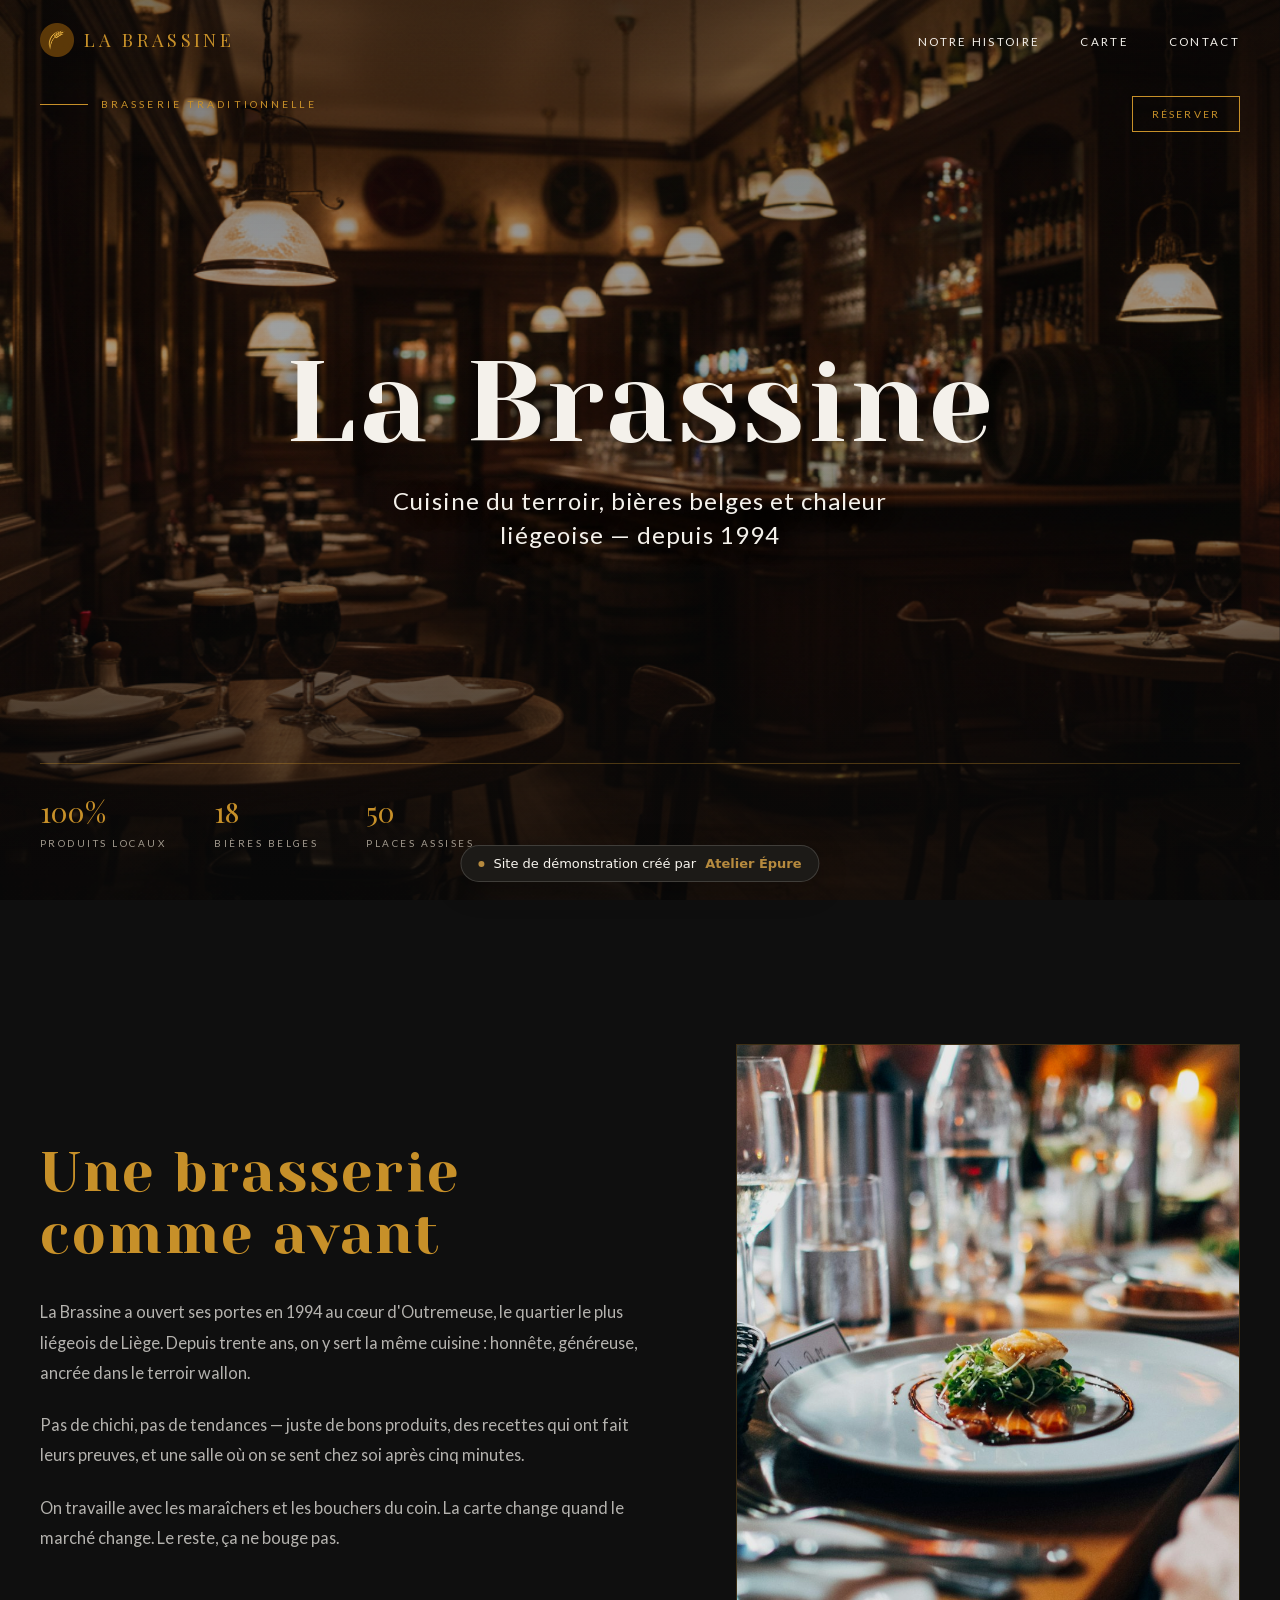
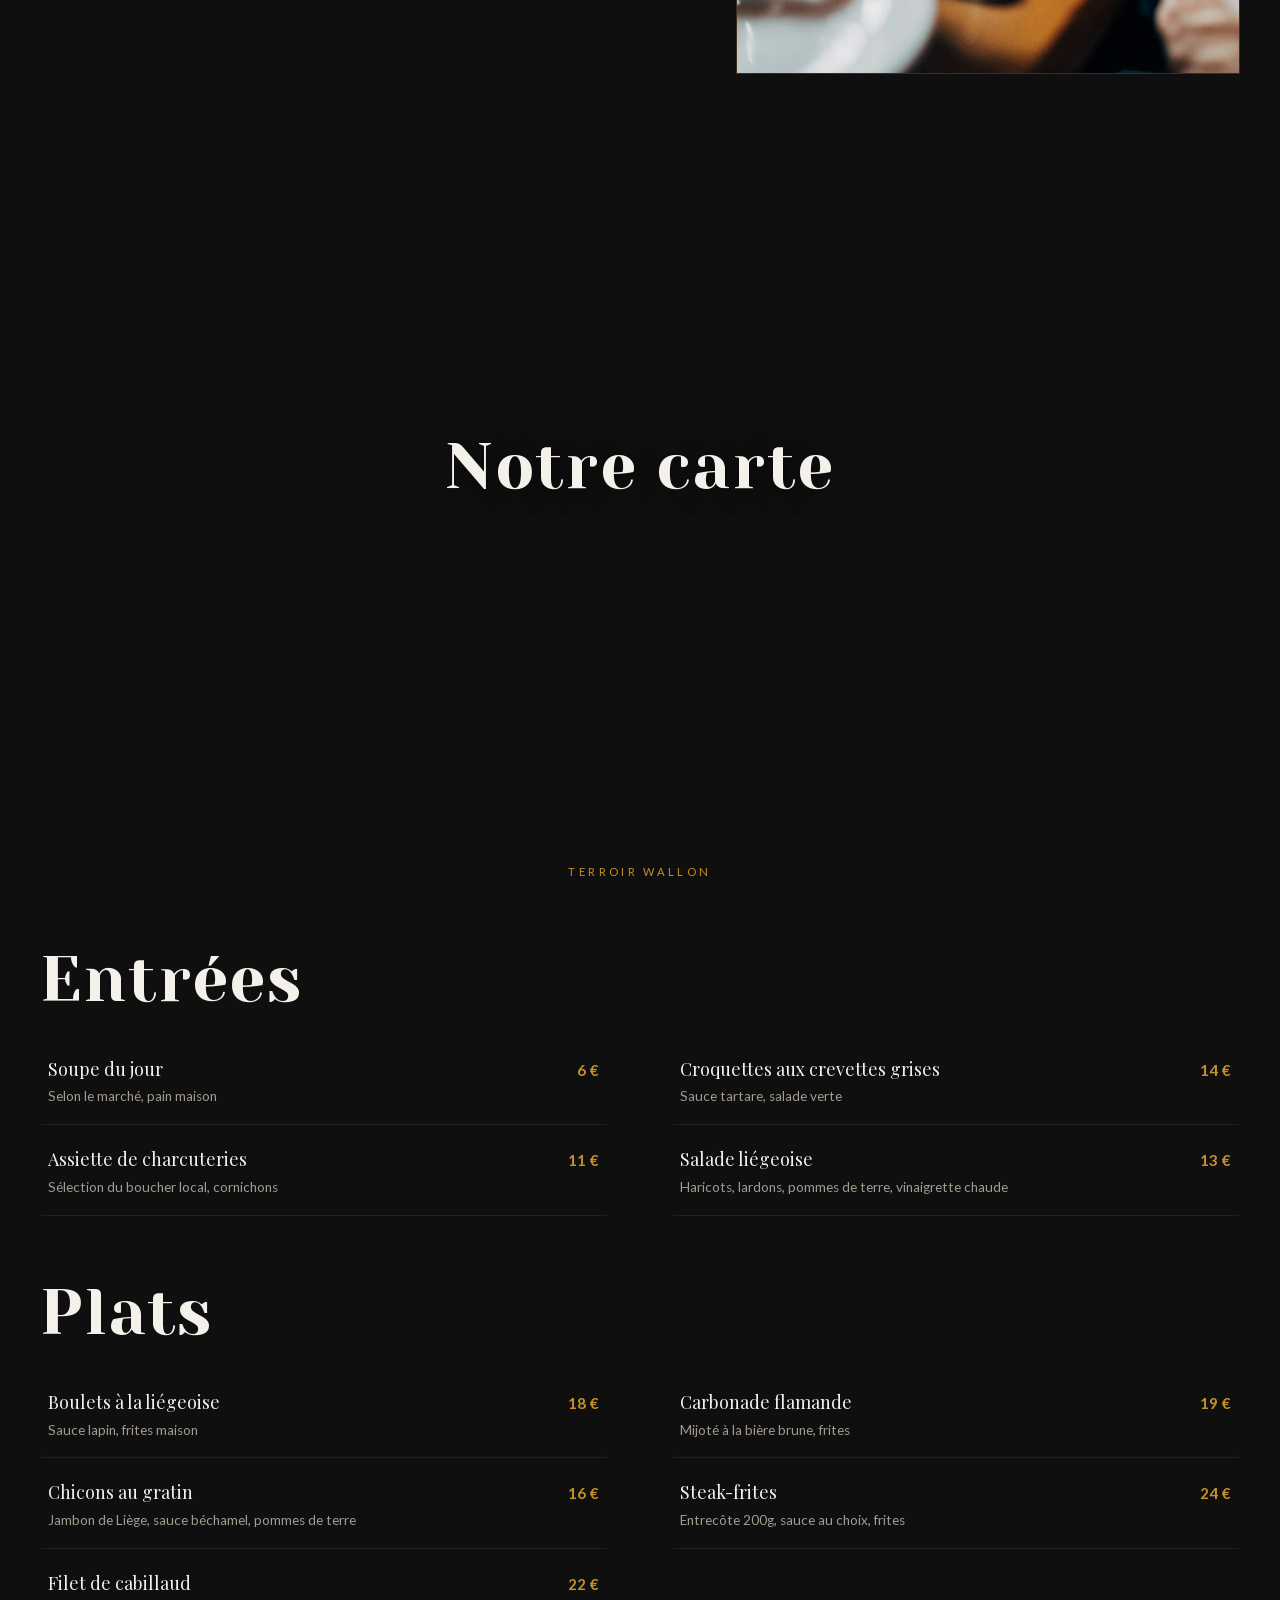
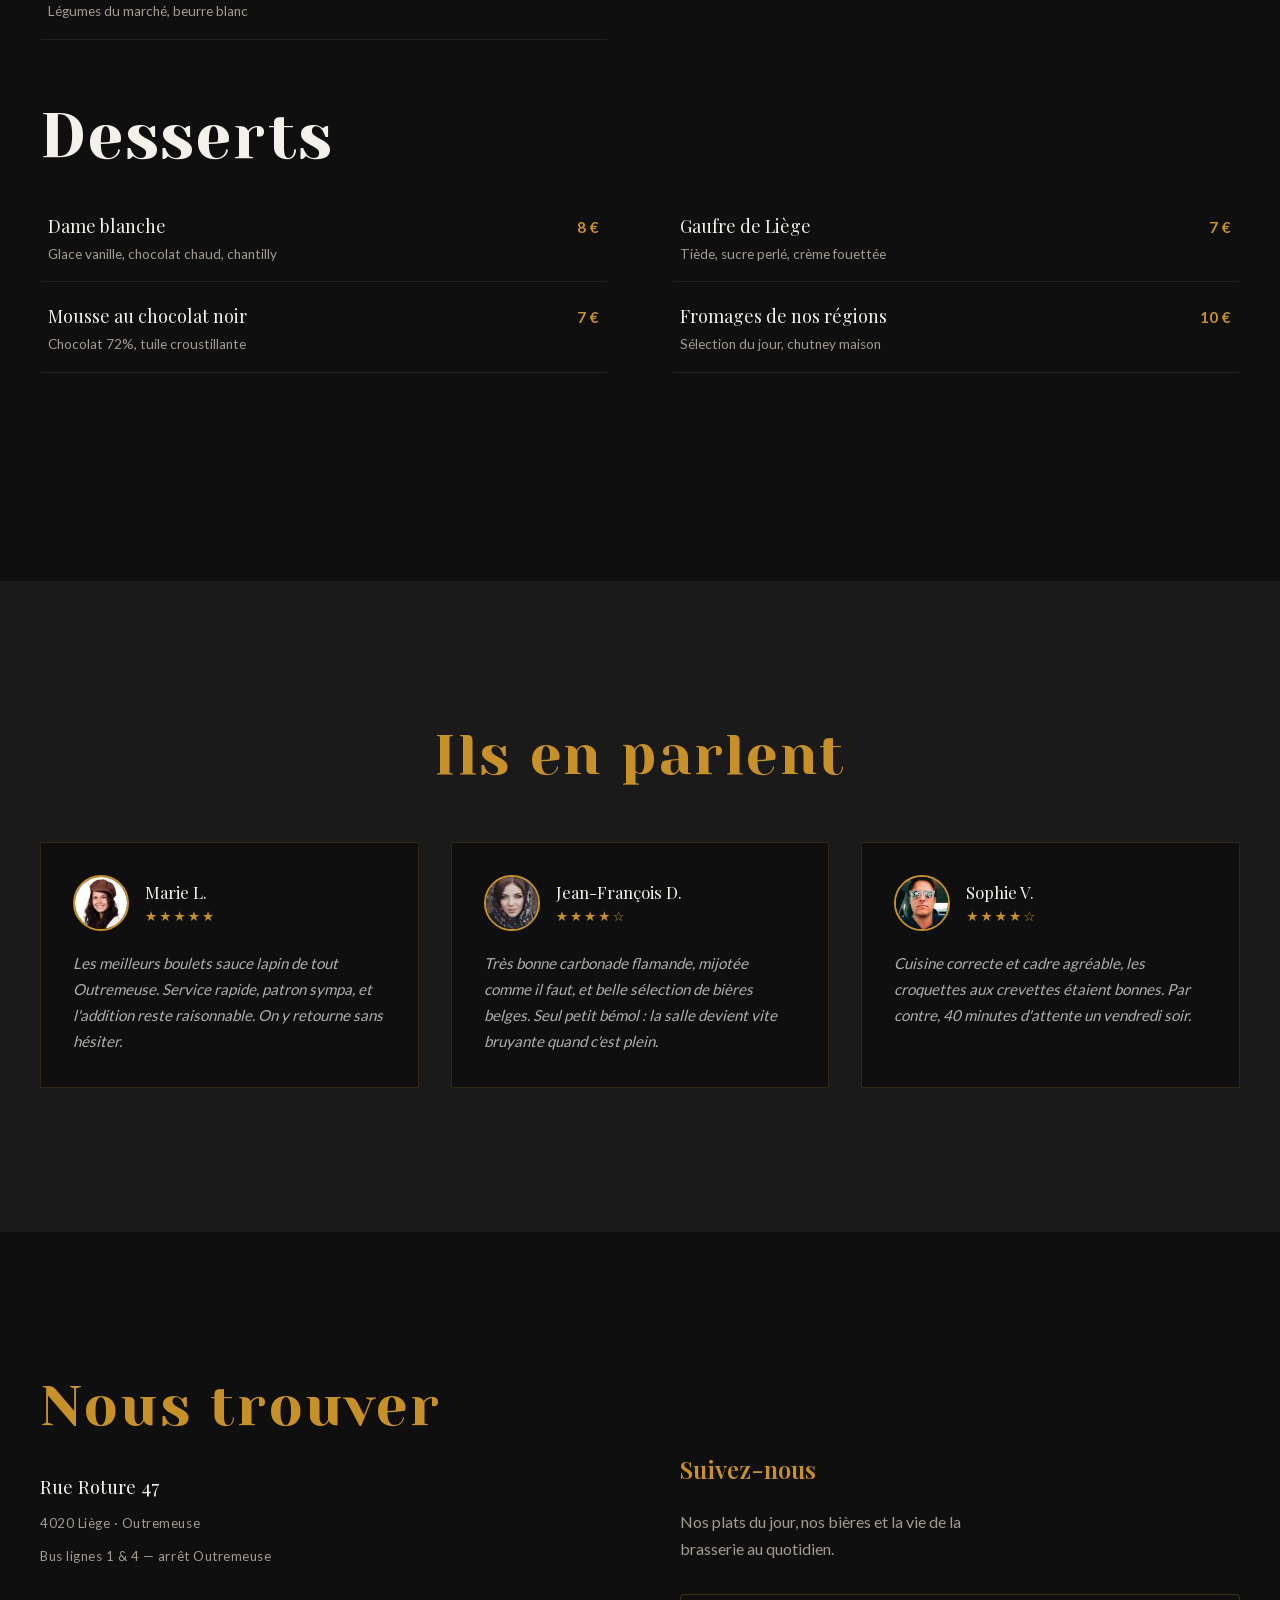
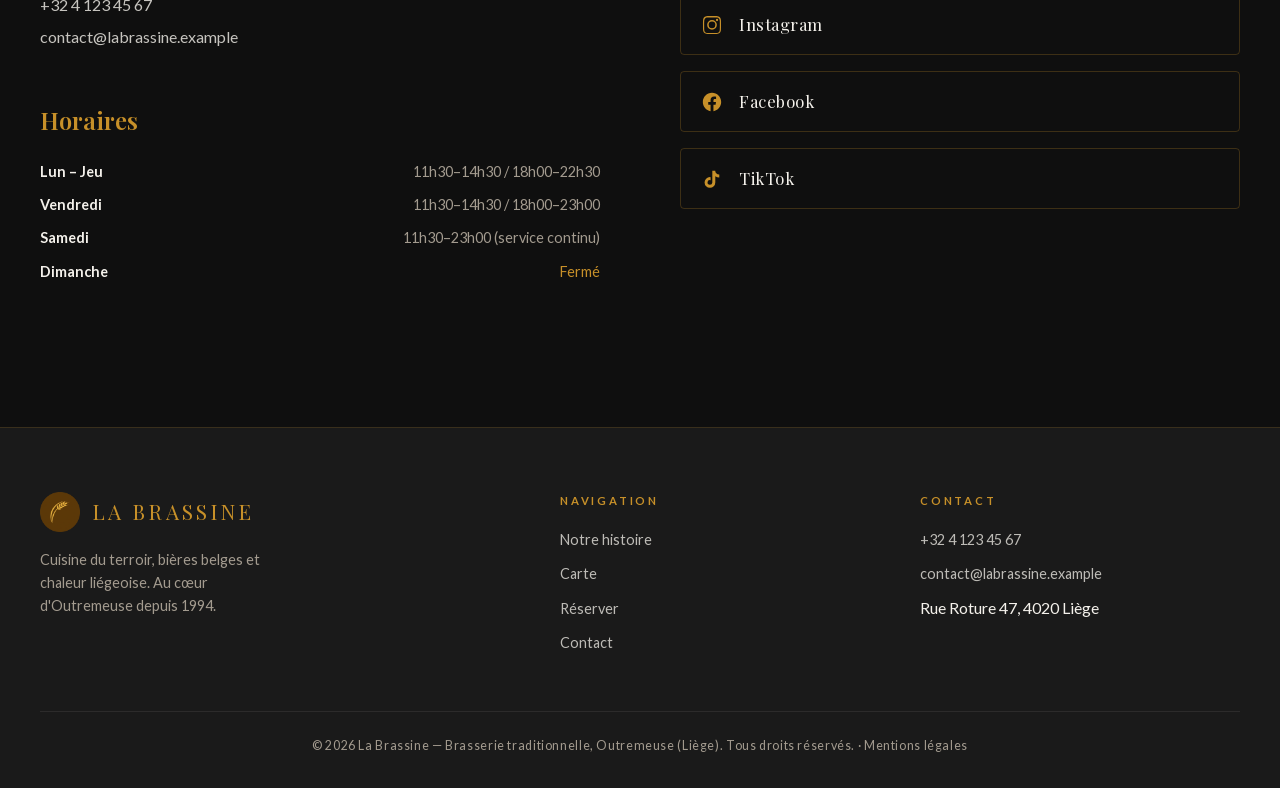
<file: index.html>
<!DOCTYPE html>
<html lang="fr">
<head>
  <meta charset="UTF-8">
  <meta name="viewport" content="width=device-width, initial-scale=1.0">
  <meta name="robots" content="noindex, follow"><!-- site de démonstration, restaurant fictif : ne pas indexer -->
  <title>La Brassine — Brasserie traditionnelle à Liège (Outremeuse)</title>
  <meta name="description" content="La Brassine, brasserie traditionnelle au cœur d'Outremeuse à Liège depuis 1994. Cuisine du terroir wallon, bières belges et chaleur liégeoise. Boulets sauce lapin, carbonade flamande, croquettes aux crevettes.">

  <!-- OpenGraph -->
  <meta property="og:title" content="La Brassine">
  <meta property="og:description" content="Cuisine du terroir, bières belges et chaleur liégeoise — depuis 1994. Brasserie traditionnelle à Outremeuse, Liège.">
  <meta property="og:image" content="assets/photos/hero-1.png">
  <meta property="og:type" content="website">
  <meta property="og:locale" content="fr_BE">

  <!-- Favicon -->
  <link rel="icon" type="image/png" href="assets/favicon.png?v=3">
  <link rel="apple-touch-icon" href="assets/favicon.png?v=3">

  <!-- Google Fonts -->
  <link rel="stylesheet" href="assets/fonts/fonts.css?v=1">

  <!-- Styles -->
  <link rel="stylesheet" href="styles.css?v=6">

  <!-- SEO de base (Essentiel) : title, meta description, OpenGraph, favicon.
       Pas de Schema.org / SEO local — réservé au tier Signature+. -->
</head>
<body>

  <!-- ============== NAV ============== -->
  <nav class="nav" id="nav">
    <a href="#" class="nav-logo">
      <img src="assets/photos/logo.png?v=2" alt="La Brassine">
      <span>LA BRASSINE</span>
    </a>
    <ul class="nav-links">
      <li><a href="#about">Notre histoire</a></li>
      <li><a href="#menu">Carte</a></li>
      <li><a href="#contact">Contact</a></li>
    </ul>
    <button class="nav-burger" id="burger" aria-label="Menu" aria-expanded="false">
      <span></span><span></span><span></span>
    </button>
  </nav>

  <div class="mobile-menu" id="mobileMenu">
    <a href="#about">Notre histoire</a>
    <a href="#menu">Carte</a>
    <a href="#contact">Contact</a>
    <a href="#contact">Réserver</a>
  </div>

  <!-- ============== HERO ============== -->
  <header class="hero">
    <div class="hero-slides" id="heroSlides">
      <div class="hero-slide active" style="background-image:url('assets/photos/hero-1.png')"></div>
      <div class="hero-slide" style="background-image:url('assets/photos/hero-2.jpg')"></div>
      <div class="hero-slide" style="background-image:url('assets/photos/hero-3.jpg?v=2')"></div>
    </div>
    <div class="hero-overlay"></div>
    <div class="hero-inner">
      <div class="hero-top">
        <span class="hero-tag">Brasserie traditionnelle</span>
        <a href="#contact" class="hero-reserve">Réserver</a>
      </div>
      <div class="hero-center">
        <h1 class="hero-title">La Brassine</h1>
        <p class="hero-subtitle">Cuisine du terroir, bières belges et chaleur liégeoise — depuis 1994</p>
      </div>
      <div class="hero-stats">
        <div class="hero-stat">
          <span class="num counter" data-target="100" data-suffix="%">100%</span>
          <span class="lbl">Produits locaux</span>
        </div>
        <div class="hero-stat">
          <span class="num counter" data-target="18">18</span>
          <span class="lbl">Bières belges</span>
        </div>
        <div class="hero-stat">
          <span class="num counter" data-target="50">50</span>
          <span class="lbl">Places assises</span>
        </div>
      </div>
    </div>
  </header>

  <!-- ============== À PROPOS ============== -->
  <section id="about" class="section about">
    <div class="container">
      <div class="about-grid">
        <div class="about-text">
          <h2 class="section-title reveal-words">Une brasserie comme avant</h2>
          <p data-fade>La Brassine a ouvert ses portes en 1994 au cœur d'Outremeuse, le quartier le plus liégeois de Liège. Depuis trente ans, on y sert la même cuisine : honnête, généreuse, ancrée dans le terroir wallon.</p>
          <p data-fade>Pas de chichi, pas de tendances — juste de bons produits, des recettes qui ont fait leurs preuves, et une salle où on se sent chez soi après cinq minutes.</p>
          <p data-fade>On travaille avec les maraîchers et les bouchers du coin. La carte change quand le marché change. Le reste, ça ne bouge pas.</p>
        </div>
        <div class="about-img" data-fade>
          <img src="assets/photos/hero-2.jpg" alt="Salle de La Brassine" loading="lazy">
        </div>
      </div>
    </div>
  </section>

  <!-- ============== BANDE VISUELLE ============== -->
  <section class="band">
    <h2 class="romano-title">Notre carte</h2>
  </section>

  <!-- ============== MENU ============== -->
  <section id="menu" class="section menu">
    <div class="container">
      <div class="menu-head">
        <span class="eyebrow">Terroir wallon</span>
      </div>

      <div class="menu-group">
        <h3 class="romano-title menu-group__title">Entrées</h3>
        <div class="menu-list">
          <div class="menu-item"><div class="menu-item__main"><div class="menu-item__name">Soupe du jour</div><div class="menu-item__desc">Selon le marché, pain maison</div></div><div class="menu-item__price">6 €</div></div>
          <div class="menu-item"><div class="menu-item__main"><div class="menu-item__name">Croquettes aux crevettes grises</div><div class="menu-item__desc">Sauce tartare, salade verte</div></div><div class="menu-item__price">14 €</div></div>
          <div class="menu-item"><div class="menu-item__main"><div class="menu-item__name">Assiette de charcuteries</div><div class="menu-item__desc">Sélection du boucher local, cornichons</div></div><div class="menu-item__price">11 €</div></div>
          <div class="menu-item"><div class="menu-item__main"><div class="menu-item__name">Salade liégeoise</div><div class="menu-item__desc">Haricots, lardons, pommes de terre, vinaigrette chaude</div></div><div class="menu-item__price">13 €</div></div>
        </div>
      </div>

      <div class="menu-group">
        <h3 class="romano-title menu-group__title">Plats</h3>
        <div class="menu-list">
          <div class="menu-item"><div class="menu-item__main"><div class="menu-item__name">Boulets à la liégeoise</div><div class="menu-item__desc">Sauce lapin, frites maison</div></div><div class="menu-item__price">18 €</div></div>
          <div class="menu-item"><div class="menu-item__main"><div class="menu-item__name">Carbonade flamande</div><div class="menu-item__desc">Mijoté à la bière brune, frites</div></div><div class="menu-item__price">19 €</div></div>
          <div class="menu-item"><div class="menu-item__main"><div class="menu-item__name">Chicons au gratin</div><div class="menu-item__desc">Jambon de Liège, sauce béchamel, pommes de terre</div></div><div class="menu-item__price">16 €</div></div>
          <div class="menu-item"><div class="menu-item__main"><div class="menu-item__name">Steak-frites</div><div class="menu-item__desc">Entrecôte 200g, sauce au choix, frites</div></div><div class="menu-item__price">24 €</div></div>
          <div class="menu-item"><div class="menu-item__main"><div class="menu-item__name">Filet de cabillaud</div><div class="menu-item__desc">Légumes du marché, beurre blanc</div></div><div class="menu-item__price">22 €</div></div>
        </div>
      </div>

      <div class="menu-group">
        <h3 class="romano-title menu-group__title">Desserts</h3>
        <div class="menu-list">
          <div class="menu-item"><div class="menu-item__main"><div class="menu-item__name">Dame blanche</div><div class="menu-item__desc">Glace vanille, chocolat chaud, chantilly</div></div><div class="menu-item__price">8 €</div></div>
          <div class="menu-item"><div class="menu-item__main"><div class="menu-item__name">Gaufre de Liège</div><div class="menu-item__desc">Tiède, sucre perlé, crème fouettée</div></div><div class="menu-item__price">7 €</div></div>
          <div class="menu-item"><div class="menu-item__main"><div class="menu-item__name">Mousse au chocolat noir</div><div class="menu-item__desc">Chocolat 72%, tuile croustillante</div></div><div class="menu-item__price">7 €</div></div>
          <div class="menu-item"><div class="menu-item__main"><div class="menu-item__name">Fromages de nos régions</div><div class="menu-item__desc">Sélection du jour, chutney maison</div></div><div class="menu-item__price">10 €</div></div>
        </div>
      </div>
    </div>
  </section>

  <!-- ============== AVIS ============== -->
  <section class="section reviews">
    <div class="container">
      <div class="reviews-head">
        <h2 class="section-title reveal-words">Ils en parlent</h2>
      </div>
      <div class="reviews-grid">
        <div class="review" data-fade>
          <div class="review__head">
            <img class="review__avatar" src="assets/photos/avatar-1.jpg" alt="Marie L." loading="lazy">
            <div>
              <div class="review__name">Marie L.</div>
              <div class="review__stars">★★★★★</div>
            </div>
          </div>
          <p class="review__text">Les meilleurs boulets sauce lapin de tout Outremeuse. Service rapide, patron sympa, et l'addition reste raisonnable. On y retourne sans hésiter.</p>
        </div>
        <div class="review" data-fade>
          <div class="review__head">
            <img class="review__avatar" src="assets/photos/avatar-2.jpg" alt="Jean-François D." loading="lazy">
            <div>
              <div class="review__name">Jean-François D.</div>
              <div class="review__stars">★★★★☆</div>
            </div>
          </div>
          <p class="review__text">Très bonne carbonade flamande, mijotée comme il faut, et belle sélection de bières belges. Seul petit bémol : la salle devient vite bruyante quand c'est plein.</p>
        </div>
        <div class="review" data-fade>
          <div class="review__head">
            <img class="review__avatar" src="assets/photos/avatar-3.jpg" alt="Sophie V." loading="lazy">
            <div>
              <div class="review__name">Sophie V.</div>
              <div class="review__stars">★★★★☆</div>
            </div>
          </div>
          <p class="review__text">Cuisine correcte et cadre agréable, les croquettes aux crevettes étaient bonnes. Par contre, 40 minutes d'attente un vendredi soir.</p>
        </div>
      </div>
    </div>
  </section>

  <!-- ============== CONTACT + HORAIRES ============== -->
  <section id="contact" class="section contact">
    <div class="container">
      <div class="contact-grid">
        <div>
          <h2 class="section-title reveal-words">Nous trouver</h2>
          <div class="contact-block">
            <address>
              <div class="addr-strong">Rue Roture 47</div>
              <div class="addr-sub">4020 Liège · Outremeuse</div>
              <div class="addr-sub" style="margin-top:.4rem">Bus lignes 1 &amp; 4 — arrêt Outremeuse</div>
              <p style="margin-top:1.25rem">
                <a href="tel:+3241234567">+32 4 123 45 67</a><br>
                <a href="mailto:contact@labrassine.example">contact@labrassine.example</a>
              </p>
            </address>
          </div>
          <div class="contact-block">
            <h3>Horaires</h3>
            <dl class="horaires">
              <dt>Lun – Jeu</dt><dd>11h30–14h30 / 18h00–22h30</dd>
              <dt>Vendredi</dt><dd>11h30–14h30 / 18h00–23h00</dd>
              <dt>Samedi</dt><dd>11h30–23h00 (service continu)</dd>
              <dt>Dimanche</dt><dd class="closed">Fermé</dd>
            </dl>
          </div>
        </div>
        <div class="contact-social" data-fade>
          <h3>Suivez-nous</h3>
          <p>Nos plats du jour, nos bières et la vie de la brasserie au quotidien.</p>
          <div class="social-links">
            <a href="https://instagram.com/labrassine.liege" target="_blank" rel="noopener" class="social-link" aria-label="Instagram">
              <svg viewBox="0 0 24 24" width="22" height="22" aria-hidden="true" fill="currentColor">
                <path d="M12 2.16c3.2 0 3.58.01 4.85.07 1.17.05 1.8.25 2.23.41.56.22.96.48 1.38.9.42.42.68.82.9 1.38.16.42.36 1.06.41 2.23.06 1.27.07 1.65.07 4.85s-.01 3.58-.07 4.85c-.05 1.17-.25 1.8-.41 2.23a3.7 3.7 0 0 1-.9 1.38c-.42.42-.82.68-1.38.9-.42.16-1.06.36-2.23.41-1.27.06-1.65.07-4.85.07s-3.58-.01-4.85-.07c-1.17-.05-1.8-.25-2.23-.41a3.7 3.7 0 0 1-1.38-.9 3.7 3.7 0 0 1-.9-1.38c-.16-.42-.36-1.06-.41-2.23C2.17 15.58 2.16 15.2 2.16 12s.01-3.58.07-4.85c.05-1.17.25-1.8.41-2.23.22-.56.48-.96.9-1.38.42-.42.82-.68 1.38-.9.42-.16 1.06-.36 2.23-.41C8.42 2.17 8.8 2.16 12 2.16Zm0 1.62c-3.15 0-3.5.01-4.74.07-.89.04-1.37.19-1.69.31-.42.17-.73.36-1.05.68-.32.32-.51.63-.68 1.05-.12.32-.27.8-.31 1.69-.06 1.24-.07 1.59-.07 4.74s.01 3.5.07 4.74c.04.89.19 1.37.31 1.69.17.42.36.73.68 1.05.32.32.63.51 1.05.68.32.12.8.27 1.69.31 1.24.06 1.59.07 4.74.07s3.5-.01 4.74-.07c.89-.04 1.37-.19 1.69-.31.42-.17.73-.36 1.05-.68.32-.32.51-.63.68-1.05.12-.32.27-.8.31-1.69.06-1.24.07-1.59.07-4.74s-.01-3.5-.07-4.74c-.04-.89-.19-1.37-.31-1.69a2.8 2.8 0 0 0-.68-1.05 2.8 2.8 0 0 0-1.05-.68c-.32-.12-.8-.27-1.69-.31-1.24-.06-1.59-.07-4.74-.07Zm0 2.76a5.3 5.3 0 1 1 0 10.6 5.3 5.3 0 0 1 0-10.6Zm0 1.62a3.68 3.68 0 1 0 0 7.36 3.68 3.68 0 0 0 0-7.36Zm5.5-2.86a1.24 1.24 0 1 1 0 2.48 1.24 1.24 0 0 1 0-2.48Z"/>
              </svg>
              <span>Instagram</span>
            </a>
            <a href="https://facebook.com/labrassine.liege" target="_blank" rel="noopener" class="social-link" aria-label="Facebook">
              <svg viewBox="0 0 24 24" width="22" height="22" aria-hidden="true" fill="currentColor">
                <path d="M22 12.06C22 6.5 17.52 2 12 2S2 6.5 2 12.06c0 5.02 3.66 9.18 8.44 9.94v-7.03H7.9v-2.91h2.54V9.85c0-2.52 1.49-3.91 3.78-3.91 1.1 0 2.24.2 2.24.2v2.47h-1.26c-1.24 0-1.63.78-1.63 1.57v1.88h2.78l-.44 2.91h-2.34V22c4.78-.76 8.43-4.92 8.43-9.94Z"/>
              </svg>
              <span>Facebook</span>
            </a>
            <a href="https://tiktok.com/@labrassine.liege" target="_blank" rel="noopener" class="social-link" aria-label="TikTok">
              <svg viewBox="0 0 24 24" width="22" height="22" aria-hidden="true" fill="currentColor">
                <path d="M16.6 5.82a4.28 4.28 0 0 1-1.06-2.82h-3.2v12.84a2.59 2.59 0 0 1-2.59 2.5 2.59 2.59 0 1 1 .7-5.08v-3.27a5.8 5.8 0 0 0-.7-.04 5.85 5.85 0 1 0 5.85 5.85V9.01a7.46 7.46 0 0 0 4.36 1.4V7.2a4.28 4.28 0 0 1-3.36-1.38Z"/>
              </svg>
              <span>TikTok</span>
            </a>
          </div>
        </div>
      </div>
    </div>
  </section>

  <!-- ============== FOOTER ============== -->
  <footer class="footer">
    <div class="container">
      <div class="footer-grid">
        <div>
          <div class="footer-brand">
            <img src="assets/photos/logo.png?v=2" alt="La Brassine">
            <span>LA BRASSINE</span>
          </div>
          <p>Cuisine du terroir, bières belges et chaleur liégeoise. Au cœur d'Outremeuse depuis 1994.</p>
        </div>
        <div>
          <h4>Navigation</h4>
          <ul>
            <li><a href="#about">Notre histoire</a></li>
            <li><a href="#menu">Carte</a></li>
            <li><a href="#contact">Réserver</a></li>
            <li><a href="#contact">Contact</a></li>
          </ul>
        </div>
        <div>
          <h4>Contact</h4>
          <ul>
            <li><a href="tel:+3241234567">+32 4 123 45 67</a></li>
            <li><a href="mailto:contact@labrassine.example">contact@labrassine.example</a></li>
            <li>Rue Roture 47, 4020 Liège</li>
          </ul>
        </div>
      </div>
      <div class="footer-bottom">
        © <span id="year"></span> La Brassine — Brasserie traditionnelle, Outremeuse (Liège). Tous droits réservés. · <a href="mentions-legales.html">Mentions légales</a>
      </div>
    </div>
  </footer>

  <script src="script.js?v=2"></script>

<!-- Bandeau demonstration — Atelier Epure -->
<style>
.ae-demo-badge{position:fixed;left:50%;bottom:18px;transform:translateX(-50%);z-index:2147483000;
display:inline-flex;align-items:center;gap:9px;
background:#1C1A17;color:#F7F4EE;text-decoration:none;
font-family:-apple-system,BlinkMacSystemFont,"Segoe UI",system-ui,sans-serif;
font-size:13px;line-height:1;white-space:nowrap;
padding:11px 17px;border-radius:999px;
box-shadow:0 8px 28px rgba(0,0,0,.28);border:1px solid rgba(247,244,238,.16);
transition:transform .2s ease,box-shadow .2s ease}
.ae-demo-badge:hover{transform:translateX(-50%) translateY(-2px);box-shadow:0 12px 34px rgba(0,0,0,.34)}
.ae-demo-badge strong{color:#B68A3E;font-weight:600}
.ae-demo-badge .ae-demo-dot{width:6px;height:6px;border-radius:50%;background:#B68A3E;flex:0 0 auto}
@media (max-width:520px){.ae-demo-badge{font-size:12px;padding:9px 14px;bottom:12px}}
</style>
<a class="ae-demo-badge" href="https://atelierepure.be/" target="_blank" rel="noopener" aria-label="Site de démonstration créé par Atelier Épure">
  <span class="ae-demo-dot" aria-hidden="true"></span>Site de démonstration créé par <strong>Atelier&nbsp;Épure</strong>
</a>

</body>
</html>
</file>
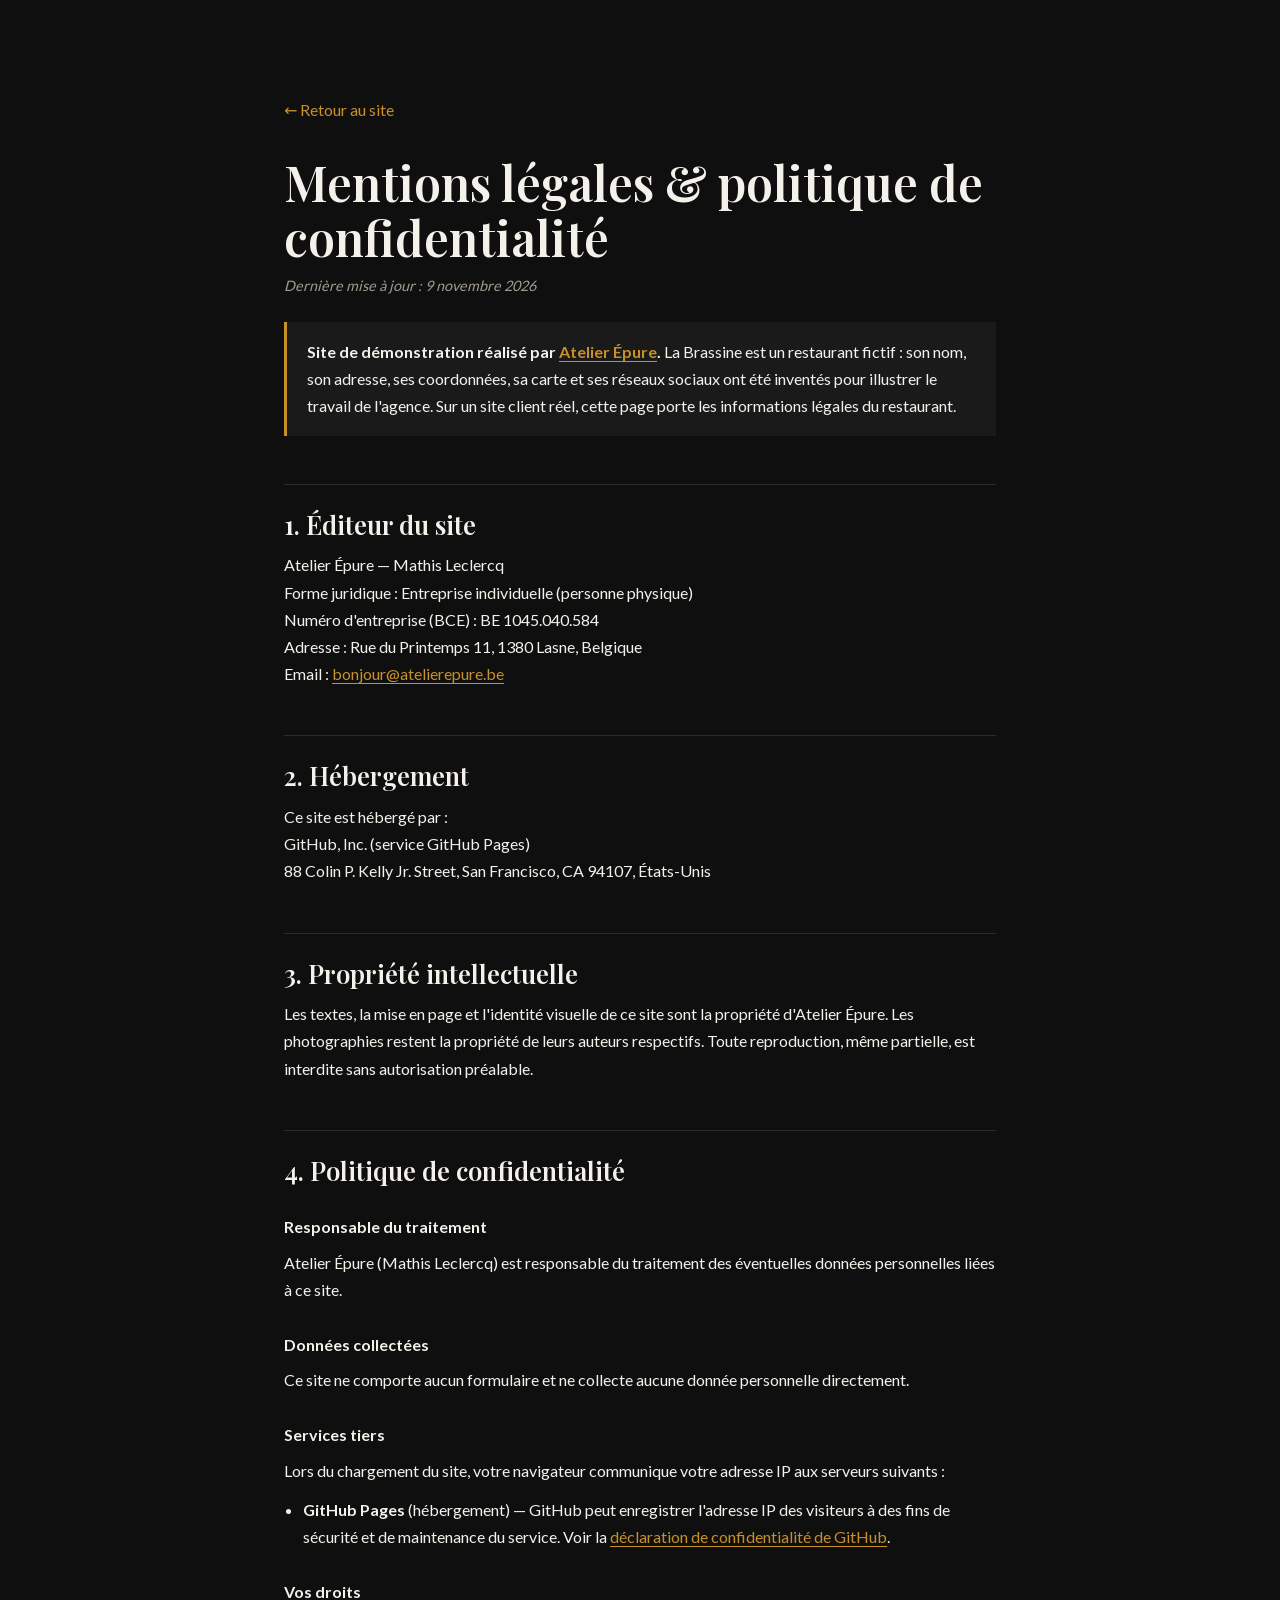
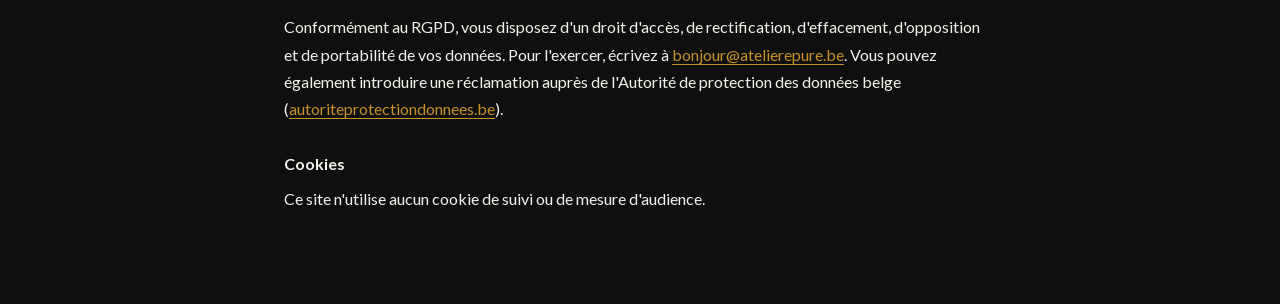
<file: mentions-legales.html>
<!DOCTYPE html>
<html lang="fr">
<head>
  <meta charset="UTF-8">
  <meta name="viewport" content="width=device-width, initial-scale=1.0">
  <title>Mentions légales & confidentialité — La Brassine</title>
  <meta name="description" content="Mentions légales et politique de confidentialité du site de démonstration La Brassine, réalisé par Atelier Épure.">
  <meta name="robots" content="noindex, follow">

  <link rel="icon" type="image/png" href="assets/favicon.png?v=3">
  <link rel="stylesheet" href="assets/fonts/fonts.css?v=1">
  <link rel="stylesheet" href="styles.css?v=6">

  <style>
    /* Page légale : texte long, pas de mise en page hero — sobre par design, reprend les tokens du site */
    body { background: var(--background); color: var(--foreground); }
    .legal-page { max-width: 760px; margin: 0 auto; padding: 96px 24px 80px; line-height: 1.7; font-family: var(--font-body); }
    .legal-page a { color: var(--primary); text-decoration: underline; text-underline-offset: 3px; }
    .legal-page .retour { display: inline-block; margin-bottom: 32px; text-decoration: none; }
    .legal-page h1 { font-family: var(--font-display); font-size: clamp(2rem, 5vw, 3rem); line-height: 1.15; margin: 0 0 8px; }
    .legal-page h2 { font-family: var(--font-display); font-size: 1.6rem; line-height: 1.2; margin: 48px 0 12px; padding-top: 24px; border-top: 1px solid hsl(36 30% 94% / .12); }
    .legal-page h3 { font-family: var(--font-body); font-size: 1rem; font-weight: 600; margin: 28px 0 8px; }
    .legal-page p, .legal-page li { margin: 0 0 12px; }
    .legal-page ul { padding-left: 1.2em; list-style: disc; }
    .legal-page .maj { color: var(--muted-foreground); font-size: .9rem; }
    .legal-page .demo-note { background: var(--card); border-left: 3px solid var(--primary); padding: 16px 20px; margin: 24px 0 8px; }
  </style>
</head>
<body>

  <main class="legal-page">
    <a href="index.html" class="retour">&larr; Retour au site</a>

    <h1>Mentions légales & politique de confidentialité</h1>
    <p class="maj"><em>Dernière mise à jour : 9 novembre 2026</em></p>

    <p class="demo-note">
      <strong>Site de démonstration réalisé par <a href="https://atelierepure.be/">Atelier Épure</a>.</strong>
      La Brassine est un restaurant fictif : son nom, son adresse, ses coordonnées, sa carte et ses réseaux sociaux ont été
      inventés pour illustrer le travail de l'agence. Sur un site client réel, cette page porte les informations légales
      du restaurant.
    </p>

    <h2>1. Éditeur du site</h2>
    <p>
      Atelier Épure — Mathis Leclercq<br>
      Forme juridique : Entreprise individuelle (personne physique)<br>
      Numéro d'entreprise (BCE) : BE 1045.040.584<br>
      Adresse : Rue du Printemps 11, 1380 Lasne, Belgique<br>
      Email : <a href="mailto:bonjour@atelierepure.be">bonjour@atelierepure.be</a>
    </p>

    <h2>2. Hébergement</h2>
    <p>
      Ce site est hébergé par :<br>
      GitHub, Inc. (service GitHub Pages)<br>
      88 Colin P. Kelly Jr. Street, San Francisco, CA 94107, États-Unis
    </p>

    <h2>3. Propriété intellectuelle</h2>
    <p>
      Les textes, la mise en page et l'identité visuelle de ce site sont la propriété d'Atelier Épure. Les photographies
      restent la propriété de leurs auteurs respectifs. Toute reproduction, même partielle, est interdite sans
      autorisation préalable.
    </p>

    <h2>4. Politique de confidentialité</h2>

    <h3>Responsable du traitement</h3>
    <p>Atelier Épure (Mathis Leclercq) est responsable du traitement des éventuelles données personnelles liées à ce site.</p>

    <h3>Données collectées</h3>
    <p>Ce site ne comporte aucun formulaire et ne collecte aucune donnée personnelle directement.</p>
    

    <h3>Services tiers</h3>
    <p>Lors du chargement du site, votre navigateur communique votre adresse IP aux serveurs suivants :</p>
    <ul>
      <li><strong>GitHub Pages</strong> (hébergement) — GitHub peut enregistrer l'adresse IP des visiteurs à des fins de sécurité et de maintenance du service. Voir la <a href="https://docs.github.com/fr/site-policy/privacy-policies/github-general-privacy-statement" target="_blank" rel="noopener">déclaration de confidentialité de GitHub</a>.</li>
    </ul>

    <h3>Vos droits</h3>
    <p>
      Conformément au RGPD, vous disposez d'un droit d'accès, de rectification, d'effacement, d'opposition et de
      portabilité de vos données. Pour l'exercer, écrivez à <a href="mailto:bonjour@atelierepure.be">bonjour@atelierepure.be</a>.
      Vous pouvez également introduire une réclamation auprès de l'Autorité de protection des données belge
      (<a href="https://www.autoriteprotectiondonnees.be" target="_blank" rel="noopener">autoriteprotectiondonnees.be</a>).
    </p>

    <h3>Cookies</h3>
    <p>Ce site n'utilise aucun cookie de suivi ou de mesure d'audience.</p>
  </main>

</body>
</html>
</file>
<file: assets/fonts/fonts.css>
/* Polices auto-hébergées — générées par resto-site-builder/scripts/self-host-fonts.py */
@font-face {
  font-family: 'Lato';
  font-style: normal;
  font-weight: 400;
  font-display: swap;
  src: url('lato-400-latin-ext.woff2') format('woff2');
  unicode-range: U+0100-02BA, U+02BD-02C5, U+02C7-02CC, U+02CE-02D7, U+02DD-02FF, U+0304, U+0308, U+0329, U+1D00-1DBF, U+1E00-1E9F, U+1EF2-1EFF, U+2020, U+20A0-20AB, U+20AD-20C0, U+2113, U+2C60-2C7F, U+A720-A7FF;
}
@font-face {
  font-family: 'Lato';
  font-style: normal;
  font-weight: 400;
  font-display: swap;
  src: url('lato-400-latin.woff2') format('woff2');
  unicode-range: U+0000-00FF, U+0131, U+0152-0153, U+02BB-02BC, U+02C6, U+02DA, U+02DC, U+0304, U+0308, U+0329, U+2000-206F, U+20AC, U+2122, U+2191, U+2193, U+2212, U+2215, U+FEFF, U+FFFD;
}
@font-face {
  font-family: 'Lato';
  font-style: normal;
  font-weight: 700;
  font-display: swap;
  src: url('lato-700-latin-ext.woff2') format('woff2');
  unicode-range: U+0100-02BA, U+02BD-02C5, U+02C7-02CC, U+02CE-02D7, U+02DD-02FF, U+0304, U+0308, U+0329, U+1D00-1DBF, U+1E00-1E9F, U+1EF2-1EFF, U+2020, U+20A0-20AB, U+20AD-20C0, U+2113, U+2C60-2C7F, U+A720-A7FF;
}
@font-face {
  font-family: 'Lato';
  font-style: normal;
  font-weight: 700;
  font-display: swap;
  src: url('lato-700-latin.woff2') format('woff2');
  unicode-range: U+0000-00FF, U+0131, U+0152-0153, U+02BB-02BC, U+02C6, U+02DA, U+02DC, U+0304, U+0308, U+0329, U+2000-206F, U+20AC, U+2122, U+2191, U+2193, U+2212, U+2215, U+FEFF, U+FFFD;
}
@font-face {
  font-family: 'Playfair Display';
  font-style: normal;
  font-weight: 400;
  font-display: swap;
  src: url('playfair-display-400-latin-ext.woff2') format('woff2');
  unicode-range: U+0100-02BA, U+02BD-02C5, U+02C7-02CC, U+02CE-02D7, U+02DD-02FF, U+0304, U+0308, U+0329, U+1D00-1DBF, U+1E00-1E9F, U+1EF2-1EFF, U+2020, U+20A0-20AB, U+20AD-20C0, U+2113, U+2C60-2C7F, U+A720-A7FF;
}
@font-face {
  font-family: 'Playfair Display';
  font-style: normal;
  font-weight: 400;
  font-display: swap;
  src: url('playfair-display-400-latin.woff2') format('woff2');
  unicode-range: U+0000-00FF, U+0131, U+0152-0153, U+02BB-02BC, U+02C6, U+02DA, U+02DC, U+0304, U+0308, U+0329, U+2000-206F, U+20AC, U+2122, U+2191, U+2193, U+2212, U+2215, U+FEFF, U+FFFD;
}
@font-face {
  font-family: 'Playfair Display';
  font-style: normal;
  font-weight: 500;
  font-display: swap;
  src: url('playfair-display-400-latin-ext.woff2') format('woff2');
  unicode-range: U+0100-02BA, U+02BD-02C5, U+02C7-02CC, U+02CE-02D7, U+02DD-02FF, U+0304, U+0308, U+0329, U+1D00-1DBF, U+1E00-1E9F, U+1EF2-1EFF, U+2020, U+20A0-20AB, U+20AD-20C0, U+2113, U+2C60-2C7F, U+A720-A7FF;
}
@font-face {
  font-family: 'Playfair Display';
  font-style: normal;
  font-weight: 500;
  font-display: swap;
  src: url('playfair-display-400-latin.woff2') format('woff2');
  unicode-range: U+0000-00FF, U+0131, U+0152-0153, U+02BB-02BC, U+02C6, U+02DA, U+02DC, U+0304, U+0308, U+0329, U+2000-206F, U+20AC, U+2122, U+2191, U+2193, U+2212, U+2215, U+FEFF, U+FFFD;
}
@font-face {
  font-family: 'Playfair Display';
  font-style: normal;
  font-weight: 600;
  font-display: swap;
  src: url('playfair-display-400-latin-ext.woff2') format('woff2');
  unicode-range: U+0100-02BA, U+02BD-02C5, U+02C7-02CC, U+02CE-02D7, U+02DD-02FF, U+0304, U+0308, U+0329, U+1D00-1DBF, U+1E00-1E9F, U+1EF2-1EFF, U+2020, U+20A0-20AB, U+20AD-20C0, U+2113, U+2C60-2C7F, U+A720-A7FF;
}
@font-face {
  font-family: 'Playfair Display';
  font-style: normal;
  font-weight: 600;
  font-display: swap;
  src: url('playfair-display-400-latin.woff2') format('woff2');
  unicode-range: U+0000-00FF, U+0131, U+0152-0153, U+02BB-02BC, U+02C6, U+02DA, U+02DC, U+0304, U+0308, U+0329, U+2000-206F, U+20AC, U+2122, U+2191, U+2193, U+2212, U+2215, U+FEFF, U+FFFD;
}
@font-face {
  font-family: 'Yeseva One';
  font-style: normal;
  font-weight: 400;
  font-display: swap;
  src: url('yeseva-one-400-latin-ext.woff2') format('woff2');
  unicode-range: U+0100-02BA, U+02BD-02C5, U+02C7-02CC, U+02CE-02D7, U+02DD-02FF, U+0304, U+0308, U+0329, U+1D00-1DBF, U+1E00-1E9F, U+1EF2-1EFF, U+2020, U+20A0-20AB, U+20AD-20C0, U+2113, U+2C60-2C7F, U+A720-A7FF;
}
@font-face {
  font-family: 'Yeseva One';
  font-style: normal;
  font-weight: 400;
  font-display: swap;
  src: url('yeseva-one-400-latin.woff2') format('woff2');
  unicode-range: U+0000-00FF, U+0131, U+0152-0153, U+02BB-02BC, U+02C6, U+02DA, U+02DC, U+0304, U+0308, U+0329, U+2000-206F, U+20AC, U+2122, U+2191, U+2193, U+2212, U+2215, U+FEFF, U+FFFD;
}
</file>
<file: styles.css>
/* ============================================================
   LA BRASSINE — Brasserie traditionnelle, Outremeuse (Liège)
   Reproduction statique fidèle du site Base44 d'origine.
   Mood : Brasserie sombre & dorée (moody / immersive / elegant)
   Stack : HTML/CSS/JS vanilla. Zéro dépendance runtime fragile.
   ============================================================ */

/* ---------- Design tokens (extraits fidèlement du site) ----------
   Note : le site Base44 d'origine utilisait une police display "Romano
   Revival" (fichier .otf incomplet/non réutilisable). On la remplace par
   Playfair Display, serif éditorial proche de l'esprit, rendu fiable. */
:root {
  --background: hsl(0 0% 5.9%);          /* quasi-noir */
  --foreground: hsl(36 30% 94%);         /* crème chaud */
  --primary: hsl(39 66% 47%);            /* or / laiton ~#C7921F */
  --primary-foreground: hsl(0 0% 5.9%);
  --card: hsl(0 0% 10.2%);               /* gris très sombre */
  --muted: hsl(0 0% 14.9%);
  --muted-foreground: hsl(36 10% 60%);   /* beige éteint */
  --border: hsl(39 66% 47%);
  --secondary: hsl(0 0% 14.9%);

  --font-display: "Playfair Display", Georgia, serif;
  --font-romano: "Yeseva One", "Playfair Display", Georgia, serif;
  --font-body: "Lato", system-ui, sans-serif;

  --maxw: 1280px;
}

/* ---------- Reset ---------- */
*, *::before, *::after { box-sizing: border-box; margin: 0; padding: 0; }
html { scroll-behavior: smooth; -webkit-text-size-adjust: 100%; }
body {
  background: var(--background);
  color: var(--foreground);
  font-family: var(--font-body);
  font-weight: 400;
  line-height: 1.6;
  overflow-x: hidden;
  -webkit-font-smoothing: antialiased;
}
img { display: block; max-width: 100%; }
a { color: inherit; text-decoration: none; }
ul { list-style: none; }

.container { width: 100%; max-width: var(--maxw); margin-inline: auto; padding-inline: 1.5rem; }
@media (min-width: 768px) { .container { padding-inline: 2.5rem; } }

/* Labels / sur-titres en Lato espacé */
.eyebrow {
  font-family: var(--font-body);
  font-size: .7rem;
  letter-spacing: .3em;
  text-transform: uppercase;
  color: var(--primary);
}

/* ============================================================
   NAV
   ============================================================ */
.nav {
  position: fixed; top: 0; left: 0; right: 0; z-index: 100;
  display: flex; align-items: center; justify-content: space-between;
  height: 4rem; padding-inline: 1.5rem;
  transition: background-color .4s ease, backdrop-filter .4s ease, height .4s ease;
}
@media (min-width: 768px) { .nav { height: 5rem; padding-inline: 2.5rem; } }
.nav.scrolled {
  background: hsl(0 0% 5.9% / .92);
  backdrop-filter: blur(8px);
  border-bottom: 1px solid hsl(39 66% 47% / .18);
}
.nav-logo {
  display: flex; align-items: center; gap: .65rem;
  font-family: var(--font-display);
  font-size: 1.15rem; letter-spacing: .18em; color: var(--primary);
}
.nav-logo img { height: 34px; width: auto; }
.nav-links { display: none; align-items: center; gap: 2.5rem; }
@media (min-width: 900px) { .nav-links { display: flex; } }
.nav-links a {
  font-size: .72rem; letter-spacing: .2em; text-transform: uppercase;
  color: var(--foreground); position: relative; padding-bottom: 2px;
}
.nav-links a::after {
  content: ""; position: absolute; left: 0; bottom: 0; height: 1px; width: 0;
  background: var(--primary); transition: width .35s ease;
}
.nav-links a:hover { color: var(--primary); }
.nav-links a:hover::after { width: 100%; }
.nav-cta {
  font-size: .72rem; letter-spacing: .2em; text-transform: uppercase;
  border: 1px solid var(--primary); color: var(--primary);
  padding: .65rem 1.4rem; transition: all .4s ease;
}
.nav-cta:hover { background: var(--primary); color: var(--primary-foreground); }
@media (max-width: 899px) { .nav-cta { display: none; } }

/* Burger mobile */
.nav-burger { display: flex; flex-direction: column; gap: 5px; padding: .4rem; background: none; border: 0; cursor: pointer; }
@media (min-width: 900px) { .nav-burger { display: none; } }
.nav-burger span { display: block; width: 24px; height: 2px; background: var(--foreground); transition: transform .3s ease, opacity .3s ease; }
.nav-burger.open span:nth-child(1) { transform: translateY(7px) rotate(45deg); }
.nav-burger.open span:nth-child(2) { opacity: 0; }
.nav-burger.open span:nth-child(3) { transform: translateY(-7px) rotate(-45deg); }

.mobile-menu {
  position: fixed; inset: 0; z-index: 99;
  background: hsl(0 0% 5.9% / .98); backdrop-filter: blur(6px);
  display: flex; flex-direction: column; align-items: center; justify-content: center; gap: 2rem;
  opacity: 0; pointer-events: none; transition: opacity .4s ease;
}
.mobile-menu.open { opacity: 1; pointer-events: auto; }
.mobile-menu a {
  font-family: var(--font-display); font-size: 1.6rem; letter-spacing: .12em;
  color: var(--foreground);
}
.mobile-menu a:hover { color: var(--primary); }

/* ============================================================
   HERO — carrousel d'images en fondu + overlay sombre
   ============================================================ */
.hero {
  position: relative; height: 100svh; min-height: 600px;
  width: 100%; overflow: hidden;
}
.hero-slides { position: absolute; inset: 0; }
.hero-slide {
  position: absolute; inset: 0;
  background-size: cover; background-position: center;
  opacity: 0; transition: opacity 1s ease-in-out;
  will-change: opacity;
}
.hero-slide.active { opacity: 1; }
.hero-overlay {
  position: absolute; inset: 0;
  background: linear-gradient(to bottom, hsl(0 0% 4% / .55) 0%, hsl(0 0% 4% / .35) 40%, hsl(0 0% 4% / .8) 100%);
}
.hero-inner {
  position: relative; z-index: 2; height: 100%;
  display: flex; flex-direction: column; justify-content: space-between;
  padding: 5rem 1.5rem 2.5rem;
}
@media (min-width: 768px) { .hero-inner { padding: 6rem 2.5rem 3rem; } }

.hero-top { display: flex; align-items: flex-start; justify-content: space-between; }
.hero-tag {
  display: inline-flex; align-items: center; gap: .8rem;
  font-size: .65rem; letter-spacing: .3em; text-transform: uppercase; color: var(--primary);
}
.hero-tag::before { content: ""; width: 3rem; height: 1px; background: var(--primary); }
.hero-reserve {
  font-size: .65rem; letter-spacing: .2em; text-transform: uppercase;
  border: 1px solid var(--primary); color: var(--primary);
  padding: .55rem 1.2rem; transition: all .5s ease;
}
.hero-reserve:hover { background: var(--primary); color: var(--primary-foreground); }

.hero-center { flex: 1; display: flex; flex-direction: column; align-items: center; justify-content: center; text-align: center; gap: 1.25rem; }
.hero-title {
  font-family: var(--font-romano);
  font-weight: 400;
  line-height: 1.05;
  letter-spacing: .02em;
  color: var(--foreground);
  text-shadow: 0 2px 30px hsl(0 0% 0% / .5);
  font-size: clamp(3rem, 9vw, 8rem);
  max-width: 18ch;
}
.hero-subtitle {
  font-family: var(--font-body);
  font-weight: 300;
  line-height: 1.4;
  letter-spacing: .04em;
  color: var(--foreground);
  text-shadow: 0 2px 20px hsl(0 0% 0% / .6);
  font-size: clamp(1rem, 2.2vw, 1.5rem);
  max-width: 42ch;
}

.hero-stats {
  display: flex; flex-wrap: wrap; gap: 2rem 3rem;
  border-top: 1px solid hsl(39 66% 47% / .35); padding-top: 1.5rem;
}
.hero-stat { display: flex; flex-direction: column; gap: .15rem; }
.hero-stat .num {
  font-family: var(--font-display); font-size: 1.8rem; color: var(--primary);
  font-variant-numeric: tabular-nums;
}
.hero-stat .lbl { font-size: .62rem; letter-spacing: .25em; text-transform: uppercase; color: var(--muted-foreground); }

/* ============================================================
   SECTION GÉNÉRIQUE
   ============================================================ */
.section { padding-block: 6rem; }
@media (min-width: 768px) { .section { padding-block: 9rem; } }
.section-title {
  font-family: var(--font-romano);
  font-weight: 400;
  letter-spacing: .04em;
  color: var(--primary);
  font-size: clamp(2rem, 4.5vw, 3.5rem);
  line-height: 1.1;
}
.romano-title {
  font-family: var(--font-romano); font-weight: 400;
  font-size: clamp(3rem, 5vw, 4.5rem); line-height: 1; letter-spacing: .02em;
  color: var(--foreground);
}

/* ---------- À PROPOS (2 colonnes asymétriques) ---------- */
.about { background: var(--background); }
.about-grid { display: grid; grid-template-columns: 1fr; gap: 3rem; align-items: center; }
@media (min-width: 768px) { .about-grid { grid-template-columns: 1.1fr .9fr; gap: 5rem; } }
.about-text h2 { margin-bottom: 2rem; }
.about-text p { color: hsl(36 30% 94% / .72); margin-bottom: 1.4rem; font-size: 1.02rem; line-height: 1.85; }
.about-img {
  position: relative; aspect-ratio: 4/5; overflow: hidden;
  border: 1px solid hsl(39 66% 47% / .25);
}
.about-img img { width: 100%; height: 100%; object-fit: cover; filter: brightness(.92) saturate(1.05); }

/* ---------- BANDE VISUELLE (respiration) ---------- */
.band {
  position: relative; height: 55vh; min-height: 360px; width: 100%;
  background-image: linear-gradient(hsl(0 0% 4% / .45), hsl(0 0% 4% / .45)), url("assets/photos/band-carte.jpg");
  background-size: cover; background-position: center; background-attachment: fixed;
  display: flex; align-items: center; justify-content: center; text-align: center;
}
@media (max-width: 768px) { .band { background-attachment: scroll; } }
.band h2 { text-shadow: 0 2px 24px hsl(0 0% 0% / .6); }

/* ---------- MENU ---------- */
.menu { background: var(--background); }
.menu-head { text-align: center; margin-bottom: 4rem; }
.menu-group { margin-bottom: 4rem; }
.menu-group__title { margin-bottom: 1.75rem; }
.menu-list { display: grid; grid-template-columns: 1fr; gap: .25rem; }
@media (min-width: 768px) { .menu-list { grid-template-columns: 1fr 1fr; gap: .25rem 4rem; } }
.menu-item {
  display: flex; align-items: baseline; justify-content: space-between; gap: 1rem;
  padding: 1rem .5rem; border-bottom: 1px solid hsl(36 30% 94% / .08);
  transition: transform .25s ease, background-color .25s ease, padding .25s ease;
  border-radius: 3px;
}
.menu-item:hover { transform: translateY(-2px); background: hsl(39 66% 47% / .07); padding-inline: 1rem; }
.menu-item__main { min-width: 0; }
.menu-item__name { font-family: var(--font-display); font-size: 1.12rem; color: var(--foreground); transition: color .3s ease; }
.menu-item:hover .menu-item__name { color: var(--primary); }
.menu-item__desc { font-size: .85rem; color: var(--muted-foreground); margin-top: .2rem; }
.menu-item__price { font-family: var(--font-body); font-weight: 700; font-size: .95rem; letter-spacing: .04em; color: var(--primary); white-space: nowrap; flex-shrink: 0; }

/* ---------- AVIS ---------- */
.reviews { background: var(--card); }
.reviews-head { text-align: center; margin-bottom: 3.5rem; }
.reviews-grid { display: grid; grid-template-columns: 1fr; gap: 2rem; }
@media (min-width: 768px) { .reviews-grid { grid-template-columns: repeat(3, 1fr); } }
.review {
  background: var(--background); border: 1px solid hsl(39 66% 47% / .18);
  padding: 2rem; display: flex; flex-direction: column;
}
.review__head { display: flex; align-items: center; gap: 1rem; margin-bottom: 1.25rem; }
.review__avatar { width: 56px; height: 56px; border-radius: 50%; object-fit: cover; border: 2px solid var(--primary); }
.review__name { font-family: var(--font-display); font-size: 1.05rem; color: var(--foreground); }
.review__stars { color: var(--primary); font-size: .85rem; letter-spacing: .15em; }
.review__text { color: hsl(36 30% 94% / .7); font-size: .95rem; line-height: 1.7; font-style: italic; }

/* ---------- CONTACT + HORAIRES ---------- */
.contact { background: var(--background); }
.contact-grid { display: grid; grid-template-columns: 1fr; gap: 3.5rem; }
@media (min-width: 900px) { .contact-grid { grid-template-columns: 1fr 1fr; gap: 5rem; } }
.contact-block + .contact-block { margin-top: 3rem; }
.contact h2 { margin-bottom: 2rem; }
.contact h3 { font-family: var(--font-display); font-size: 1.5rem; color: var(--primary); margin-bottom: 1.25rem; }
.contact address { font-style: normal; color: hsl(36 30% 94% / .8); line-height: 2; }
.contact address a:hover { color: var(--primary); }
.contact .addr-strong { font-family: var(--font-display); font-size: 1.15rem; color: var(--foreground); margin-bottom: .25rem; }
.contact .addr-sub { font-size: .82rem; color: var(--muted-foreground); letter-spacing: .04em; }
.horaires { display: grid; grid-template-columns: auto 1fr; gap: .65rem 2rem; }
.horaires dt { color: var(--foreground); font-weight: 700; font-size: .9rem; }
.horaires dd { color: var(--muted-foreground); font-size: .9rem; text-align: right; }
.horaires .closed { color: var(--primary); }
.contact-social { display: flex; flex-direction: column; justify-content: center; }
.contact-social p { color: var(--muted-foreground); line-height: 1.7; margin-bottom: 2rem; max-width: 34ch; }
.social-links { display: flex; flex-direction: column; gap: 1rem; }
.social-link {
  display: flex; align-items: center; gap: 1rem;
  padding: 1rem 1.25rem;
  border: 1px solid hsl(39 66% 47% / .25);
  border-radius: 4px;
  color: var(--foreground);
  font-family: var(--font-display); font-size: 1.05rem; letter-spacing: .03em;
  transition: border-color .25s, color .25s, background .25s, transform .25s;
}
.social-link svg { color: var(--primary); flex-shrink: 0; transition: transform .25s; }
.social-link:hover { border-color: var(--primary); background: hsl(39 66% 47% / .08); transform: translateX(4px); }
.social-link:hover svg { transform: scale(1.12); }

/* ---------- FOOTER ---------- */
.footer { background: var(--card); padding-block: 4rem 2rem; border-top: 1px solid hsl(39 66% 47% / .18); }
.footer-grid { display: grid; grid-template-columns: 1fr; gap: 2.5rem; align-items: start; }
@media (min-width: 768px) { .footer-grid { grid-template-columns: 1.5fr 1fr 1fr; } }
.footer-brand { display: flex; align-items: center; gap: .75rem; font-family: var(--font-display); font-size: 1.3rem; letter-spacing: .15em; color: var(--primary); margin-bottom: 1rem; }
.footer-brand img { height: 40px; }
.footer p { color: var(--muted-foreground); font-size: .9rem; max-width: 32ch; }
.footer h4 { font-size: .7rem; letter-spacing: .25em; text-transform: uppercase; color: var(--primary); margin-bottom: 1rem; }
.footer ul li { margin-bottom: .55rem; }
.footer ul a { color: hsl(36 30% 94% / .75); font-size: .9rem; }
.footer ul a:hover { color: var(--primary); }
.footer-bottom { margin-top: 3rem; padding-top: 1.5rem; border-top: 1px solid hsl(36 30% 94% / .08); text-align: center; color: var(--muted-foreground); font-size: .78rem; letter-spacing: .05em; }

/* ============================================================
   ANIMATIONS (vanilla, niveau studio)
   ============================================================ */
.counter[data-target] { font-variant-numeric: tabular-nums; }

.reveal-words .word {
  display: inline-block; opacity: 0; transform: translateY(24px);
  transition: opacity .6s cubic-bezier(.22,1,.36,1), transform .6s cubic-bezier(.22,1,.36,1);
  transition-delay: calc(var(--i, 0) * 90ms);
}
.reveal-words.visible .word { opacity: 1; transform: translateY(0); }

[data-fade] { opacity: 0; transform: translateY(28px); transition: opacity .9s ease, transform .9s ease; }
[data-fade].visible { opacity: 1; transform: translateY(0); }

@media (prefers-reduced-motion: reduce) {
  .hero-slide, .reveal-words .word, [data-fade], .menu-item, .about-img img {
    transition: none !important; animation: none !important; transform: none !important;
  }
  .reveal-words .word, [data-fade] { opacity: 1; }
  html { scroll-behavior: auto; }
}
</file>
